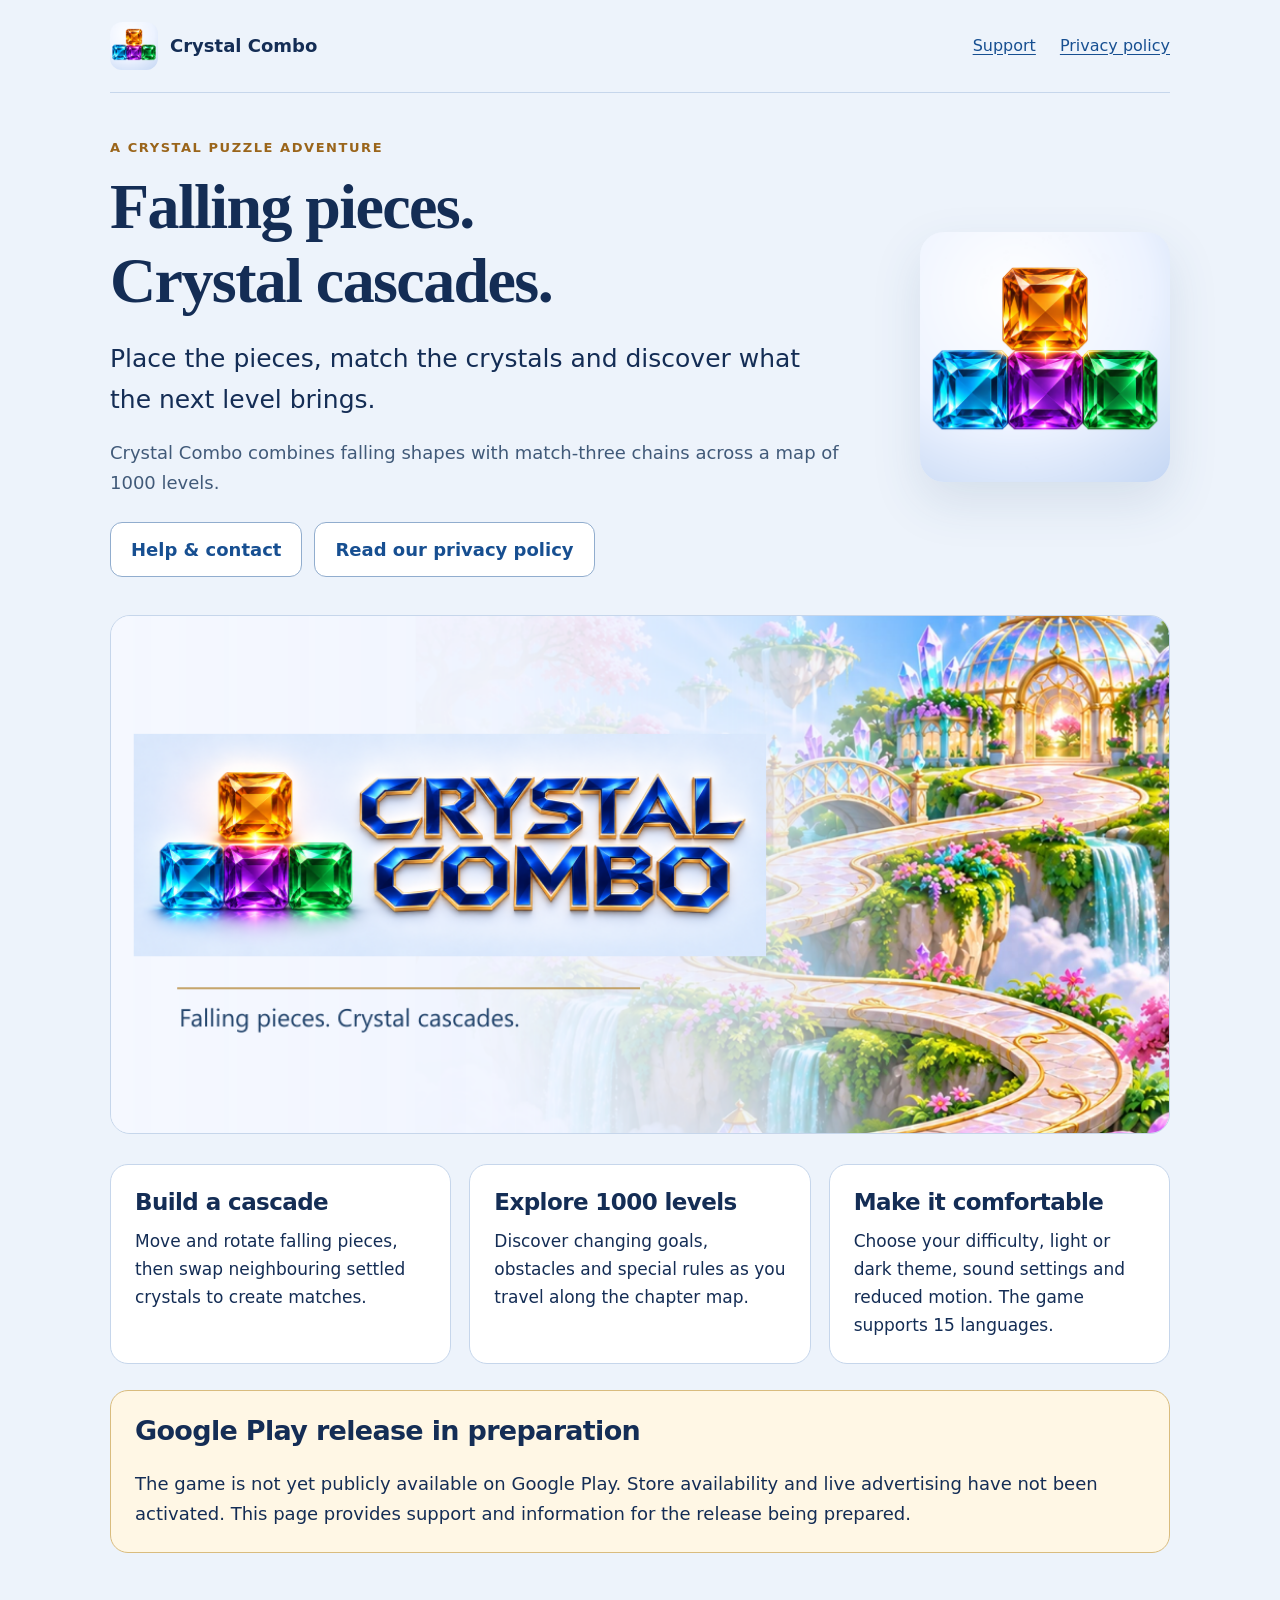
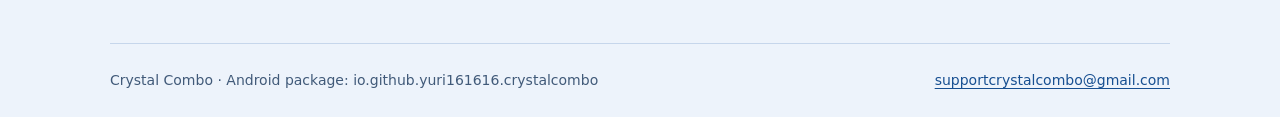
<file: index.html>
<!doctype html>
<html lang="en"><head><meta charset="utf-8"><meta name="viewport" content="width=device-width, initial-scale=1"><meta name="description" content="Crystal Combo: falling crystal pieces, match-three cascades and a journey through 1000 levels. Official support and privacy information."><title>Crystal Combo — Falling pieces. Crystal cascades.</title><link rel="canonical" href="https://yuri161616.github.io/"><link rel="stylesheet" href="site.css"><link rel="icon" href="assets/icon-512.png" type="image/png"></head>
<body><a class="skip" href="#content">Skip to content</a><header><a class="brand" href="index.html"><img src="assets/icon-512.png" alt="" width="48" height="48">Crystal Combo</a><nav aria-label="Main navigation"><a href="support.html">Support</a><a href="privacy.html">Privacy policy</a></nav></header>
<main id="content"><section class="hero"><div><p class="eyebrow">A crystal puzzle adventure</p><h1>Falling pieces.<br>Crystal cascades.</h1><p class="lead">Place the pieces, match the crystals and discover what the next level brings.</p><p class="muted">Crystal Combo combines falling shapes with match-three chains across a map of 1000 levels.</p><div class="links"><a class="button" href="support.html">Help &amp; contact</a><a class="button" href="privacy.html">Read our privacy policy</a></div></div><img class="hero-icon" src="assets/icon-512.png" alt="Four colourful faceted crystals forming a falling piece" width="512" height="512"></section>
<img class="feature" src="assets/feature-1024x500.png" alt="Crystal Combo artwork showing its crystal garden and a group of colourful crystal blocks" width="1024" height="500">
<section class="cards" aria-label="Game features"><article class="card"><h2>Build a cascade</h2><p>Move and rotate falling pieces, then swap neighbouring settled crystals to create matches.</p></article><article class="card"><h2>Explore 1000 levels</h2><p>Discover changing goals, obstacles and special rules as you travel along the chapter map.</p></article><article class="card"><h2>Make it comfortable</h2><p>Choose your difficulty, light or dark theme, sound settings and reduced motion. The game supports 15 languages.</p></article></section>
<section class="notice" aria-label="Release status"><h2 style="margin-top:0">Google Play release in preparation</h2><p>The game is not yet publicly available on Google Play. Store availability and live advertising have not been activated. This page provides support and information for the release being prepared.</p></section>
</main><footer><span>Crystal Combo · Android package: <bdi>io.github.yuri161616.crystalcombo</bdi></span><a href="mailto:supportcrystalcombo@gmail.com">supportcrystalcombo@gmail.com</a></footer></body></html>
</file>
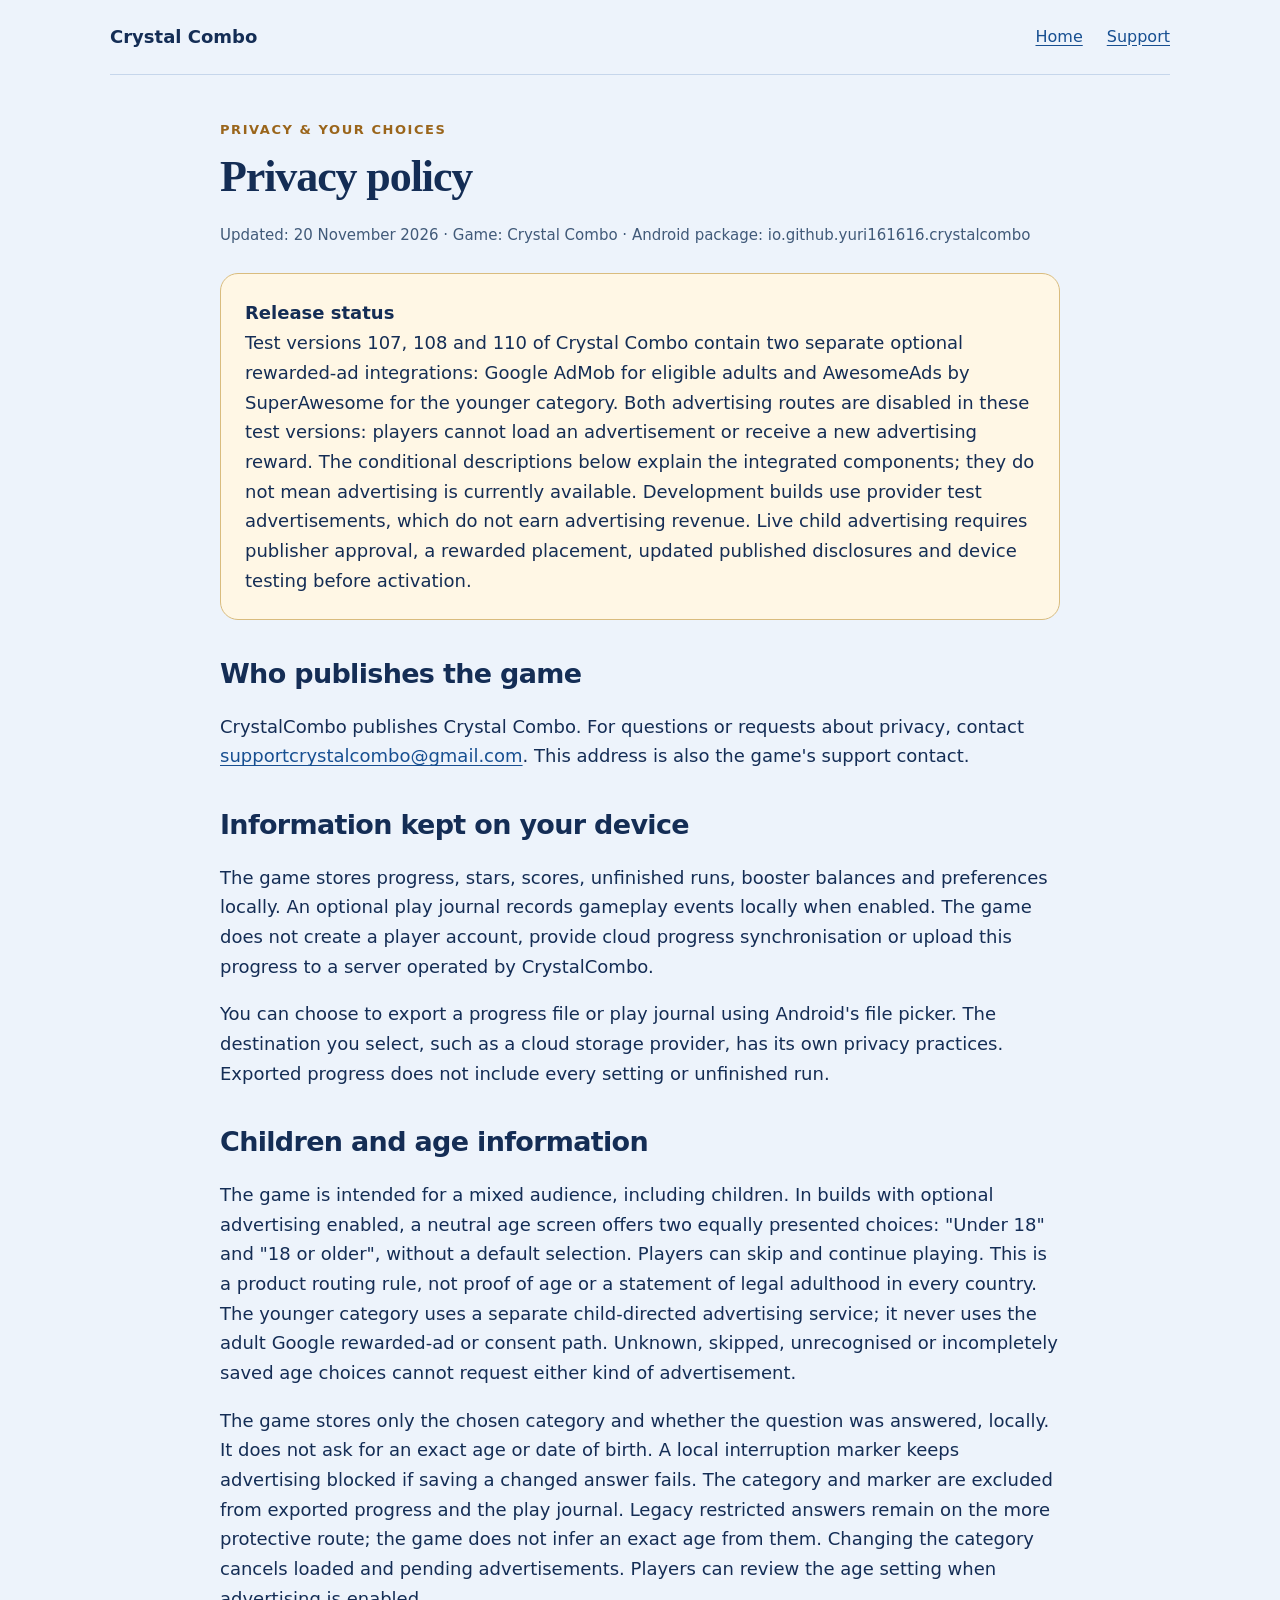
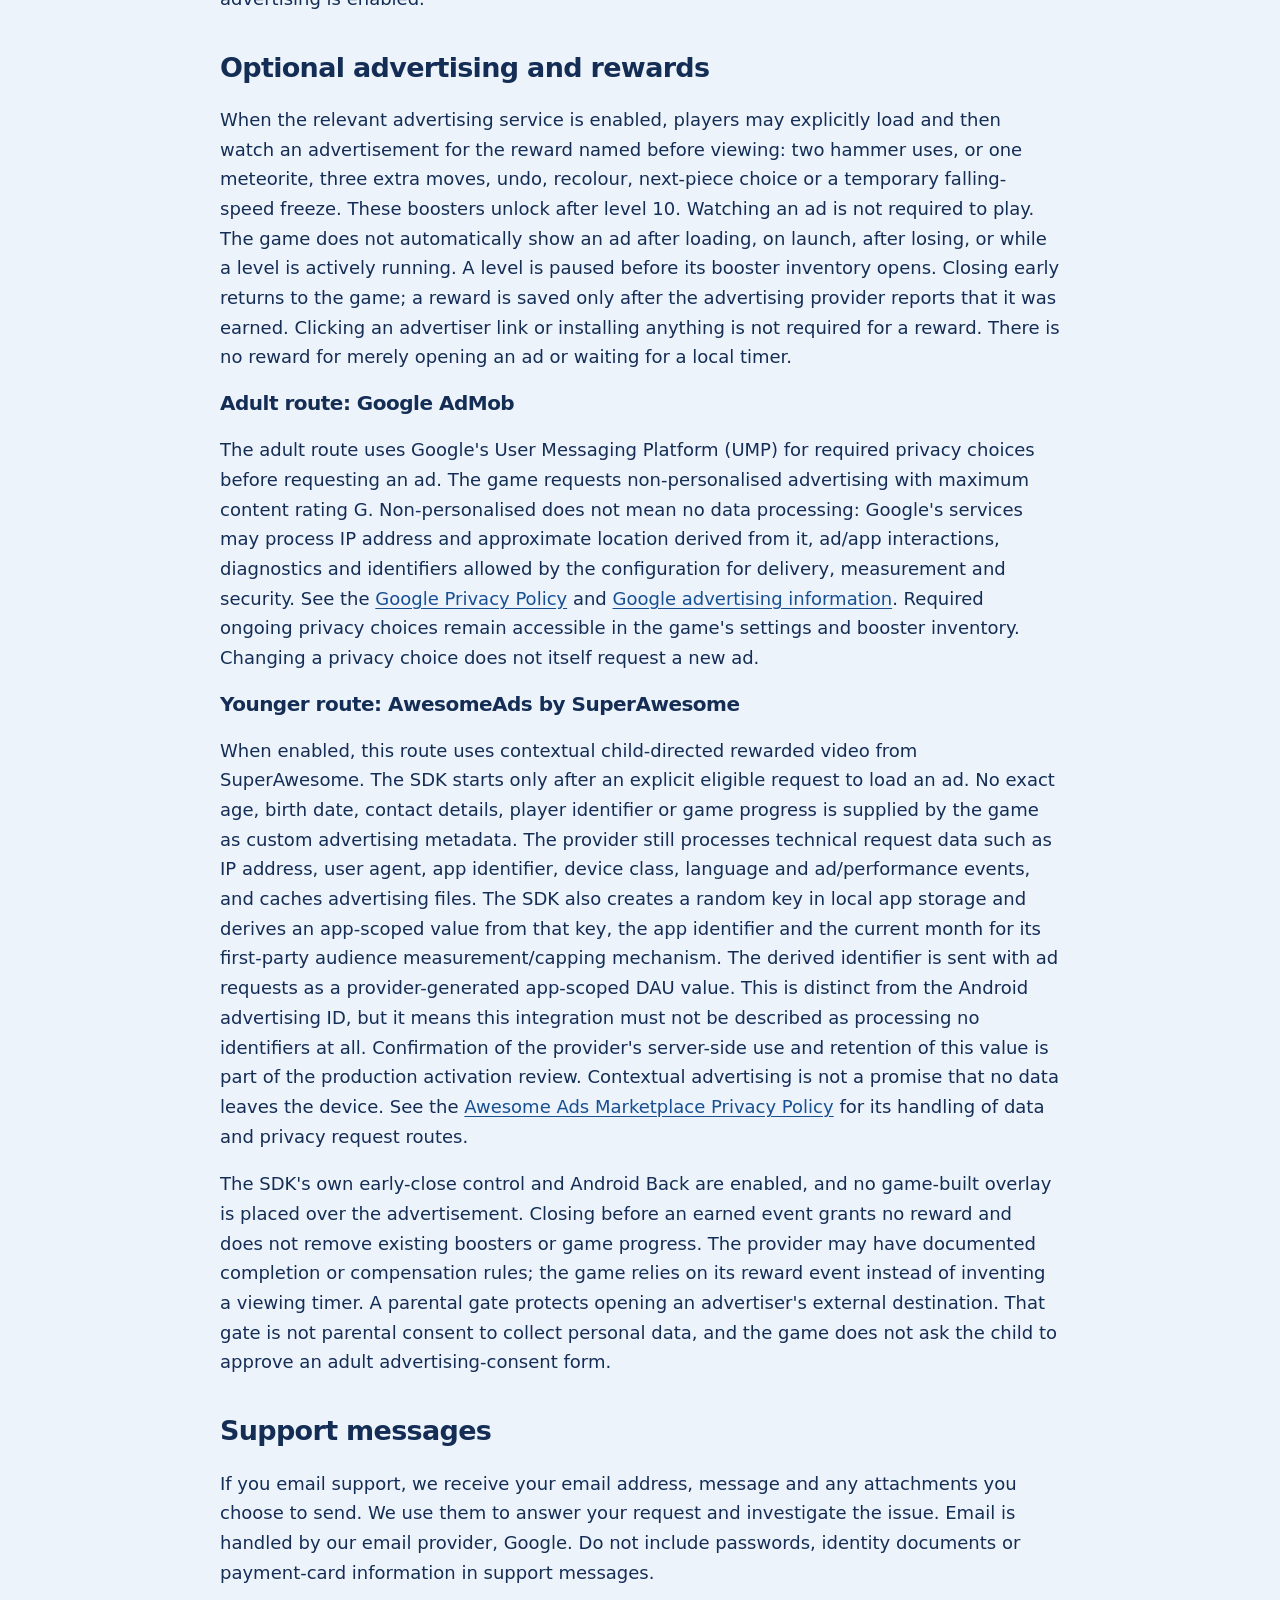
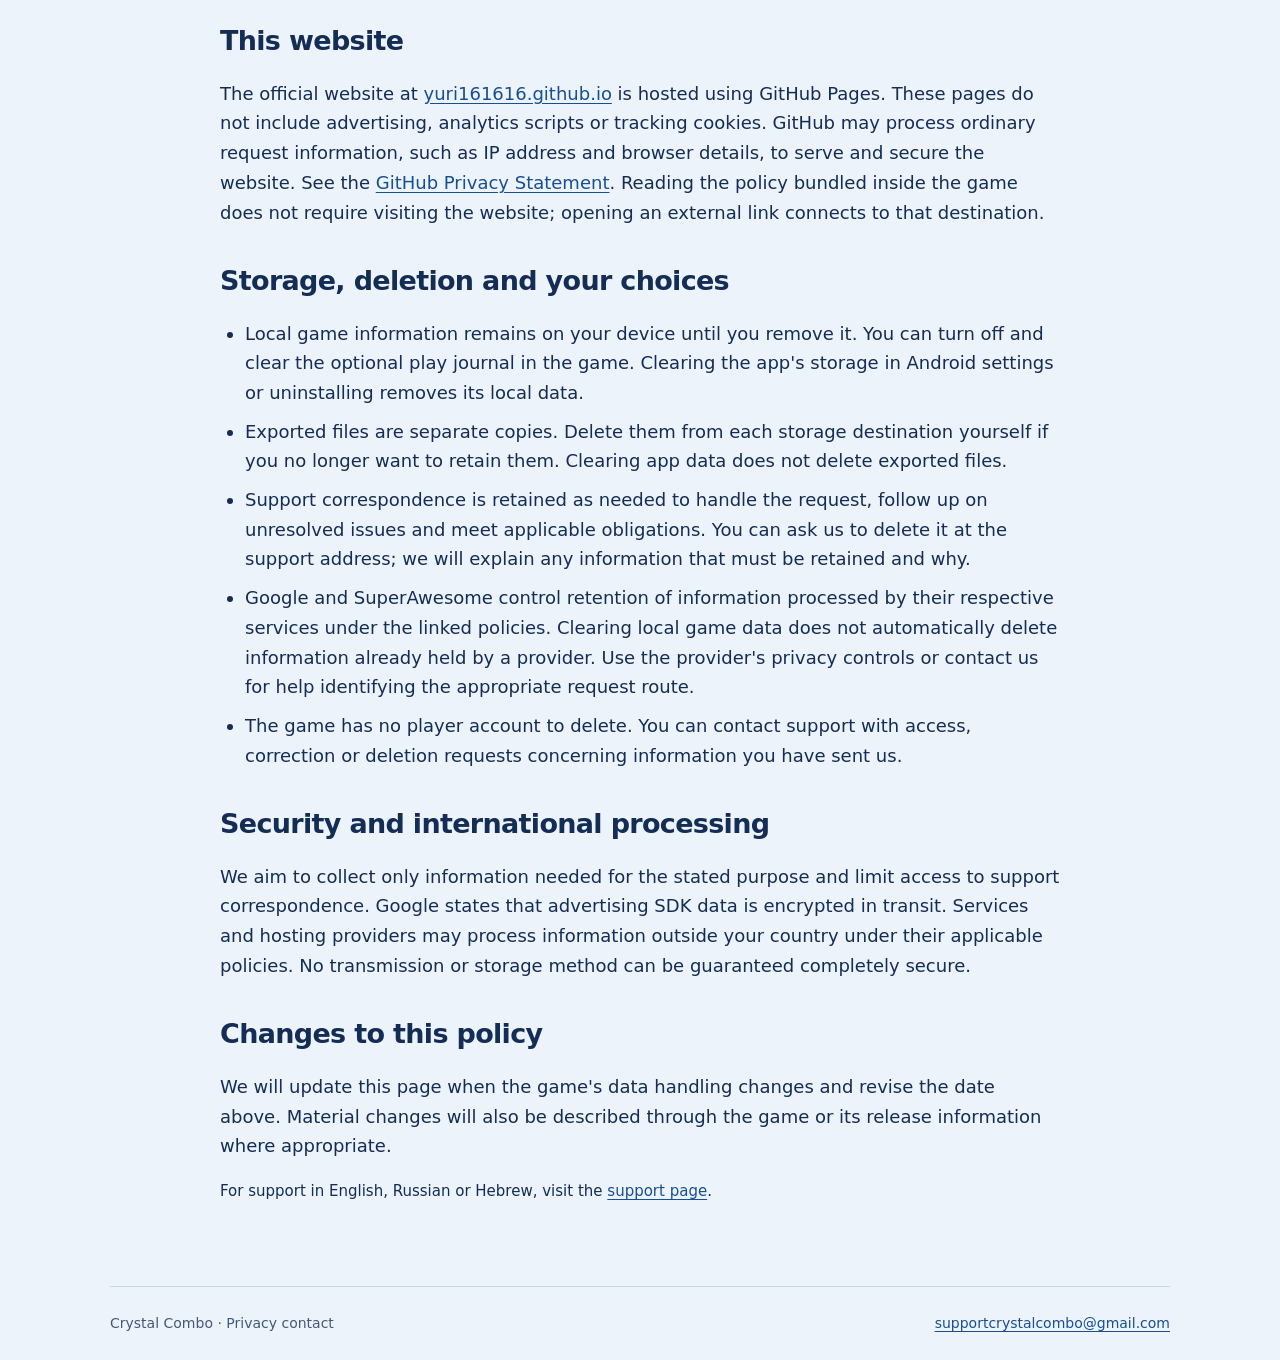
<file: privacy.html>
<!doctype html>
<html lang="en"><head><meta charset="utf-8"><meta name="viewport" content="width=device-width, initial-scale=1"><title>Privacy policy — Crystal Combo</title><link rel="canonical" href="https://yuri161616.github.io/privacy.html"><style>
:root{color-scheme:light;--ink:#142d55;--muted:#415a79;--line:#c6d6eb;--paper:#fff;--gold:#9a651b}
*{box-sizing:border-box}html{scroll-behavior:smooth}body{margin:0;background:#edf3fb;color:var(--ink);font:18px/1.65 system-ui,-apple-system,"Segoe UI",sans-serif}a{color:#174f91;text-underline-offset:.18em}a:hover{color:#7b4c10}a:focus-visible,button:focus-visible{outline:3px solid #9b6216;outline-offset:5px}header,main,footer{width:min(1060px,calc(100% - 40px));margin-inline:auto}header{display:flex;align-items:center;justify-content:space-between;gap:24px;padding-block:22px;border-bottom:1px solid var(--line)}.brand{display:flex;align-items:center;gap:12px;text-decoration:none;font-weight:750;color:var(--ink)}.brand img{width:48px;height:48px;border-radius:12px}nav{display:flex;gap:24px;flex-wrap:wrap;font-size:16px}main{padding-block:44px 64px}h1,h2,h3{line-height:1.15;letter-spacing:-.025em}h1{font-family:Georgia,serif;font-size:clamp(38px,6vw,64px);margin:0 0 20px}h2{font-size:27px;margin-top:38px}h3{font-size:20px}p{margin:0 0 18px}.lead{font-size:clamp(20px,2.3vw,25px);max-width:700px}.muted,.meta{color:var(--muted)}.meta{font-size:15px}.eyebrow{text-transform:uppercase;letter-spacing:.12em;color:var(--gold);font-size:13px;font-weight:750;margin-bottom:12px}.hero{display:grid;grid-template-columns:1fr 250px;align-items:center;gap:42px}.hero-icon{width:100%;height:auto;border-radius:24px;box-shadow:0 20px 50px #31548120}.feature{width:100%;height:auto;display:block;margin-top:38px;border-radius:20px;border:1px solid var(--line)}.cards{display:grid;grid-template-columns:repeat(3,minmax(0,1fr));gap:18px;margin-top:30px}.card,.notice{padding:24px;background:var(--paper);border:1px solid var(--line);border-radius:18px}.card h2{font-size:23px;margin:0 0 12px}.card p{font-size:17px;margin:0}.notice{background:#fff7e5;border-color:#d9bc7e;margin:26px 0}.notice p:last-child{margin:0}.policy{max-width:840px}.policy h1{font-size:44px}.policy ul{padding-inline-start:25px}.policy li{margin-block:9px}.links{display:flex;flex-wrap:wrap;gap:12px;margin-top:24px}.button{display:inline-block;padding:12px 20px;border:1px solid #91adce;border-radius:12px;background:#fff;font-weight:650;text-decoration:none}.language-section{border-top:1px solid var(--line);margin-top:40px;padding-top:10px;scroll-margin-top:20px}.address{font-style:normal;overflow-wrap:anywhere}.small{font-size:15px}footer{border-top:1px solid var(--line);padding-block:25px;color:var(--muted);font-size:14px;display:flex;justify-content:space-between;gap:20px;flex-wrap:wrap}.skip{position:absolute;left:-10000px;top:8px}.skip:focus{left:12px;background:white;padding:10px;z-index:2}@media(max-width:650px){body{font-size:17px}header{align-items:flex-start;flex-direction:column;gap:14px}header,main,footer{width:calc(100% - 32px)}main{padding-top:32px}.hero{grid-template-columns:1fr;gap:25px}.hero-icon{width:156px;grid-row:1}.cards{grid-template-columns:1fr}.policy h1{font-size:36px}nav{gap:18px}.notice,.card{padding:20px}}@media(prefers-reduced-motion:reduce){html{scroll-behavior:auto}}

</style></head><body><a class="skip" href="#content">Skip to content</a><header><a class="brand" href="https://yuri161616.github.io/">Crystal Combo</a><nav aria-label="Main navigation"><a href="https://yuri161616.github.io/">Home</a><a href="https://yuri161616.github.io/support.html">Support</a></nav></header>
<main id="content" class="policy"><p class="eyebrow">Privacy &amp; your choices</p><h1>Privacy policy</h1><p class="meta">Updated: 20 November 2026 · Game: Crystal Combo · Android package: <bdi>io.github.yuri161616.crystalcombo</bdi></p>
<aside class="notice"><strong>Release status</strong><p>Test versions 107, 108 and 110 of Crystal Combo contain two separate optional rewarded-ad integrations: Google AdMob for eligible adults and AwesomeAds by SuperAwesome for the younger category. Both advertising routes are disabled in these test versions: players cannot load an advertisement or receive a new advertising reward. The conditional descriptions below explain the integrated components; they do not mean advertising is currently available. Development builds use provider test advertisements, which do not earn advertising revenue. Live child advertising requires publisher approval, a rewarded placement, updated published disclosures and device testing before activation.</p></aside>
<h2>Who publishes the game</h2><p>CrystalCombo publishes Crystal Combo. For questions or requests about privacy, contact <a href="mailto:supportcrystalcombo@gmail.com">supportcrystalcombo@gmail.com</a>. This address is also the game's support contact.</p>
<h2>Information kept on your device</h2><p>The game stores progress, stars, scores, unfinished runs, booster balances and preferences locally. An optional play journal records gameplay events locally when enabled. The game does not create a player account, provide cloud progress synchronisation or upload this progress to a server operated by CrystalCombo.</p><p>You can choose to export a progress file or play journal using Android's file picker. The destination you select, such as a cloud storage provider, has its own privacy practices. Exported progress does not include every setting or unfinished run.</p>
<h2>Children and age information</h2><p>The game is intended for a mixed audience, including children. In builds with optional advertising enabled, a neutral age screen offers two equally presented choices: "Under 18" and "18 or older", without a default selection. Players can skip and continue playing. This is a product routing rule, not proof of age or a statement of legal adulthood in every country. The younger category uses a separate child-directed advertising service; it never uses the adult Google rewarded-ad or consent path. Unknown, skipped, unrecognised or incompletely saved age choices cannot request either kind of advertisement.</p><p>The game stores only the chosen category and whether the question was answered, locally. It does not ask for an exact age or date of birth. A local interruption marker keeps advertising blocked if saving a changed answer fails. The category and marker are excluded from exported progress and the play journal. Legacy restricted answers remain on the more protective route; the game does not infer an exact age from them. Changing the category cancels loaded and pending advertisements. Players can review the age setting when advertising is enabled.</p>
<h2>Optional advertising and rewards</h2><p>When the relevant advertising service is enabled, players may explicitly load and then watch an advertisement for the reward named before viewing: two hammer uses, or one meteorite, three extra moves, undo, recolour, next-piece choice or a temporary falling-speed freeze. These boosters unlock after level 10. Watching an ad is not required to play. The game does not automatically show an ad after loading, on launch, after losing, or while a level is actively running. A level is paused before its booster inventory opens. Closing early returns to the game; a reward is saved only after the advertising provider reports that it was earned. Clicking an advertiser link or installing anything is not required for a reward. There is no reward for merely opening an ad or waiting for a local timer.</p>
<h3>Adult route: Google AdMob</h3><p>The adult route uses Google's User Messaging Platform (UMP) for required privacy choices before requesting an ad. The game requests non-personalised advertising with maximum content rating G. Non-personalised does not mean no data processing: Google's services may process IP address and approximate location derived from it, ad/app interactions, diagnostics and identifiers allowed by the configuration for delivery, measurement and security. See the <a href="https://policies.google.com/privacy">Google Privacy Policy</a> and <a href="https://policies.google.com/technologies/ads">Google advertising information</a>. Required ongoing privacy choices remain accessible in the game's settings and booster inventory. Changing a privacy choice does not itself request a new ad.</p>
<h3>Younger route: AwesomeAds by SuperAwesome</h3><p>When enabled, this route uses contextual child-directed rewarded video from SuperAwesome. The SDK starts only after an explicit eligible request to load an ad. No exact age, birth date, contact details, player identifier or game progress is supplied by the game as custom advertising metadata. The provider still processes technical request data such as IP address, user agent, app identifier, device class, language and ad/performance events, and caches advertising files. The SDK also creates a random key in local app storage and derives an app-scoped value from that key, the app identifier and the current month for its first-party audience measurement/capping mechanism. The derived identifier is sent with ad requests as a provider-generated app-scoped DAU value. This is distinct from the Android advertising ID, but it means this integration must not be described as processing no identifiers at all. Confirmation of the provider's server-side use and retention of this value is part of the production activation review. Contextual advertising is not a promise that no data leaves the device. See the <a href="https://www.superawesome.com/privacy-hub/awesomeads-privacy-policy/">Awesome Ads Marketplace Privacy Policy</a> for its handling of data and privacy request routes.</p><p>The SDK's own early-close control and Android Back are enabled, and no game-built overlay is placed over the advertisement. Closing before an earned event grants no reward and does not remove existing boosters or game progress. The provider may have documented completion or compensation rules; the game relies on its reward event instead of inventing a viewing timer. A parental gate protects opening an advertiser's external destination. That gate is not parental consent to collect personal data, and the game does not ask the child to approve an adult advertising-consent form.</p>
<h2>Support messages</h2><p>If you email support, we receive your email address, message and any attachments you choose to send. We use them to answer your request and investigate the issue. Email is handled by our email provider, Google. Do not include passwords, identity documents or payment-card information in support messages.</p>
<h2>This website</h2><p>The official website at <a href="https://yuri161616.github.io/">yuri161616.github.io</a> is hosted using GitHub Pages. These pages do not include advertising, analytics scripts or tracking cookies. GitHub may process ordinary request information, such as IP address and browser details, to serve and secure the website. See the <a href="https://docs.github.com/en/site-policy/privacy-policies/github-general-privacy-statement">GitHub Privacy Statement</a>. Reading the policy bundled inside the game does not require visiting the website; opening an external link connects to that destination.</p>
<h2>Storage, deletion and your choices</h2><ul><li>Local game information remains on your device until you remove it. You can turn off and clear the optional play journal in the game. Clearing the app's storage in Android settings or uninstalling removes its local data.</li><li>Exported files are separate copies. Delete them from each storage destination yourself if you no longer want to retain them. Clearing app data does not delete exported files.</li><li>Support correspondence is retained as needed to handle the request, follow up on unresolved issues and meet applicable obligations. You can ask us to delete it at the support address; we will explain any information that must be retained and why.</li><li>Google and SuperAwesome control retention of information processed by their respective services under the linked policies. Clearing local game data does not automatically delete information already held by a provider. Use the provider's privacy controls or contact us for help identifying the appropriate request route.</li><li>The game has no player account to delete. You can contact support with access, correction or deletion requests concerning information you have sent us.</li></ul>
<h2>Security and international processing</h2><p>We aim to collect only information needed for the stated purpose and limit access to support correspondence. Google states that advertising SDK data is encrypted in transit. Services and hosting providers may process information outside your country under their applicable policies. No transmission or storage method can be guaranteed completely secure.</p>
<h2>Changes to this policy</h2><p>We will update this page when the game's data handling changes and revise the date above. Material changes will also be described through the game or its release information where appropriate.</p><p class="small">For support in English, Russian or Hebrew, visit the <a href="https://yuri161616.github.io/support.html">support page</a>.</p>
</main><footer><span>Crystal Combo · Privacy contact</span><a href="mailto:supportcrystalcombo@gmail.com">supportcrystalcombo@gmail.com</a></footer></body></html>
</file>
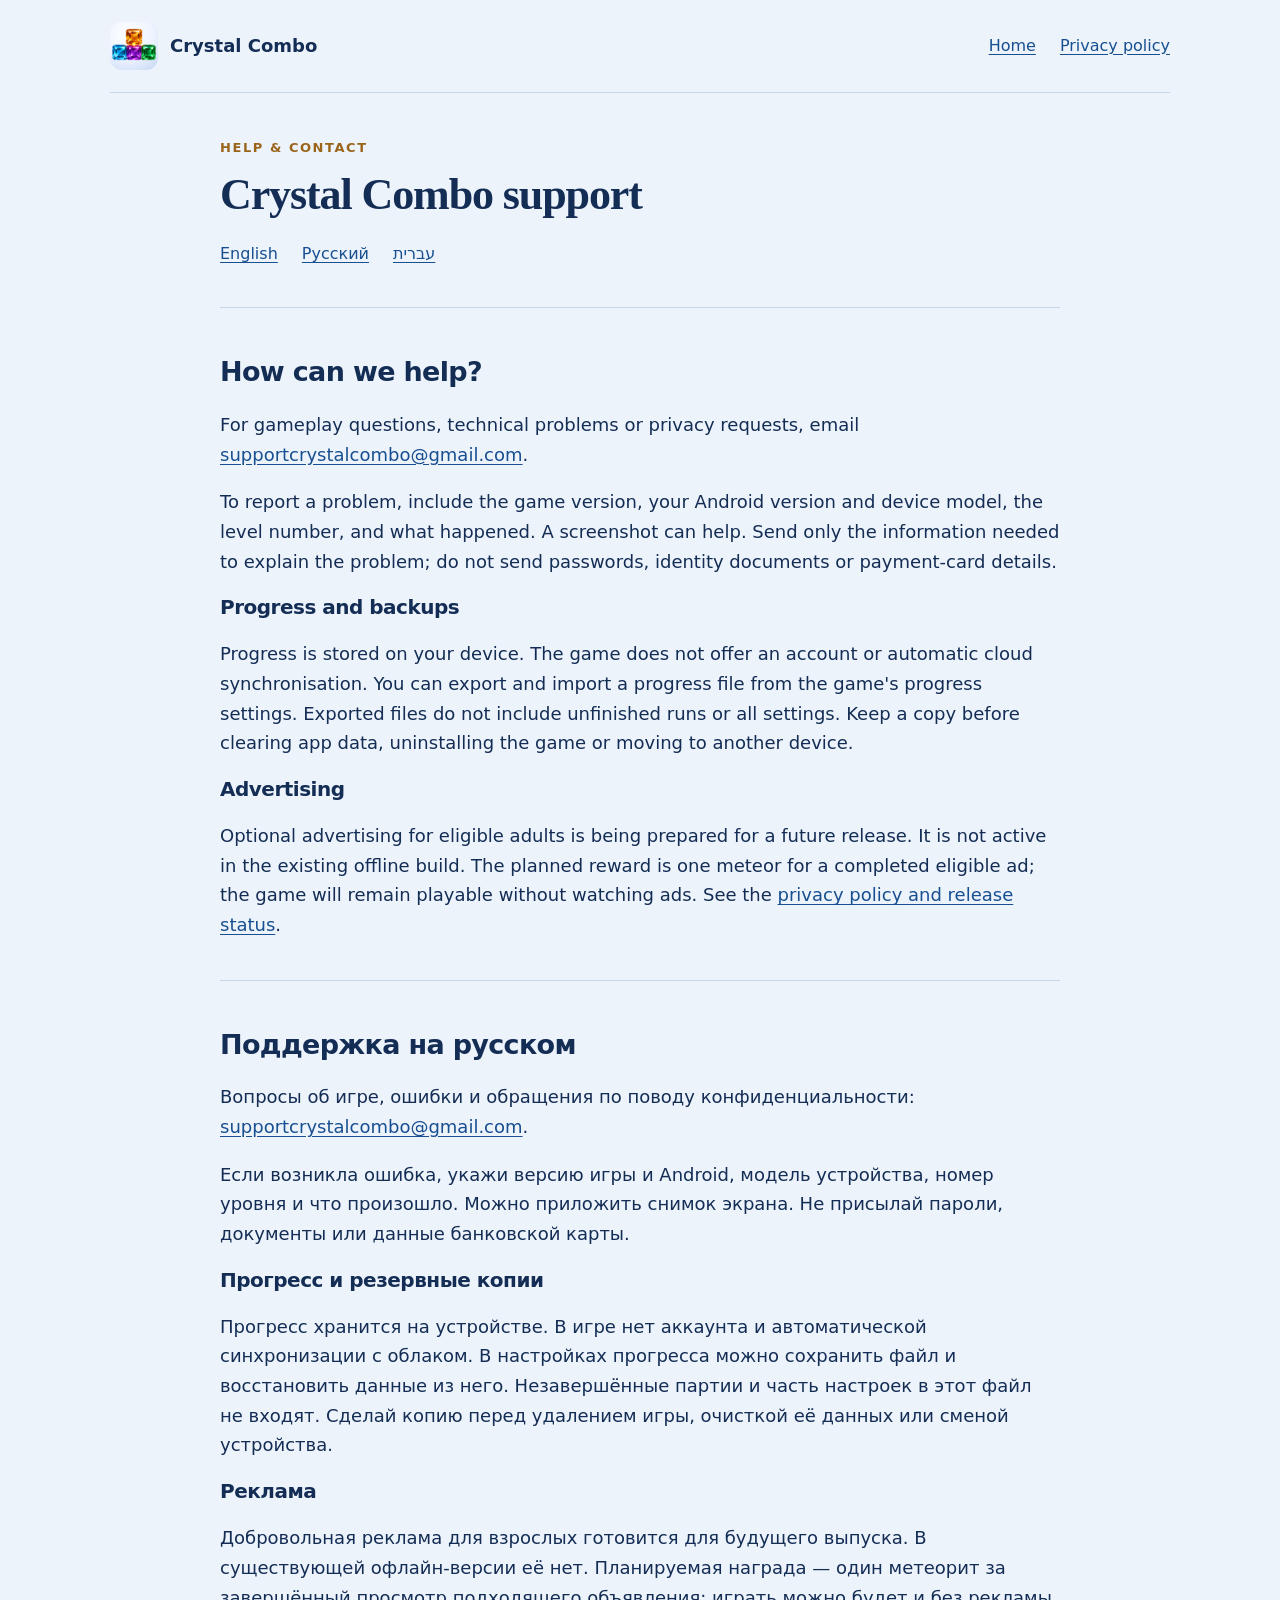
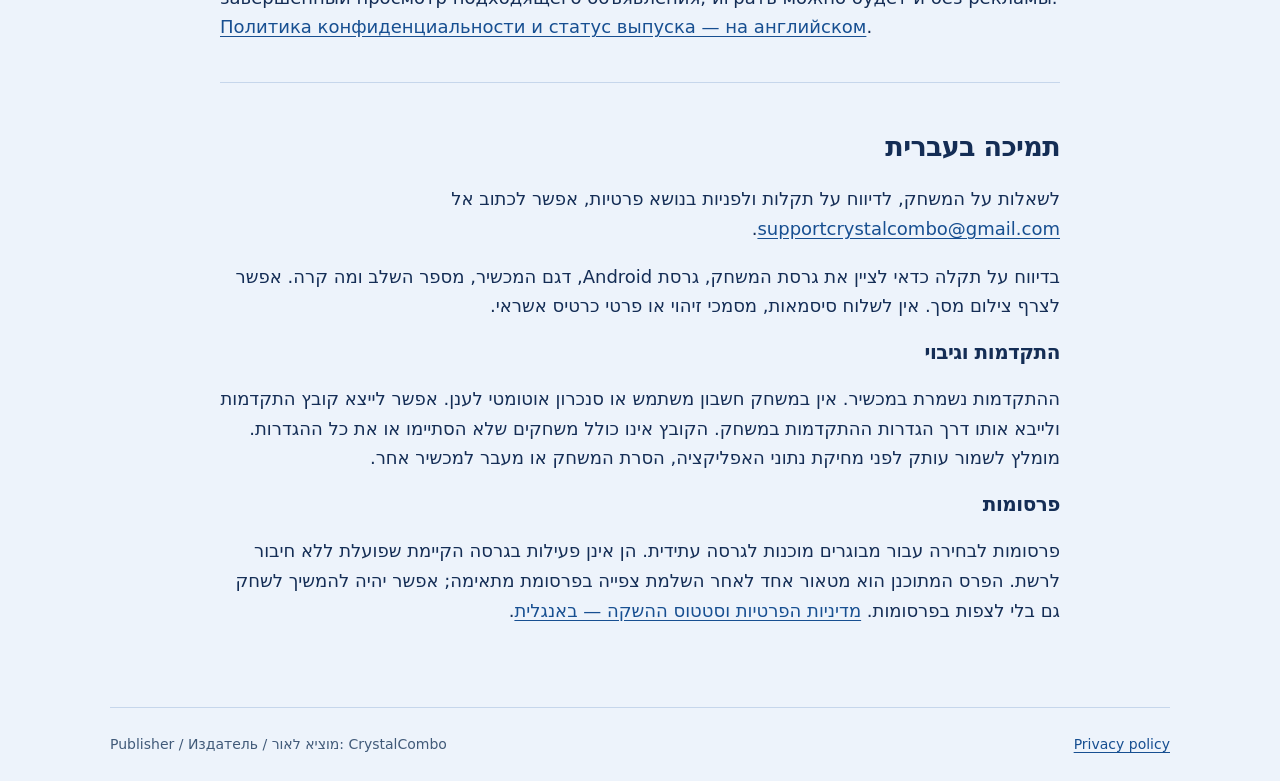
<file: support.html>
<!doctype html>
<html lang="en"><head><meta charset="utf-8"><meta name="viewport" content="width=device-width, initial-scale=1"><title>Support — Crystal Combo</title><link rel="canonical" href="https://yuri161616.github.io/support.html"><link rel="stylesheet" href="site.css"><link rel="icon" href="assets/icon-512.png" type="image/png"></head><body><a class="skip" href="#content">Skip to content</a><header><a class="brand" href="index.html"><img src="assets/icon-512.png" alt="" width="48" height="48">Crystal Combo</a><nav aria-label="Main navigation"><a href="index.html">Home</a><a href="privacy.html">Privacy policy</a></nav></header>
<main id="content" class="policy"><p class="eyebrow">Help &amp; contact</p><h1>Crystal Combo support</h1><nav aria-label="Support languages"><a href="#english" lang="en">English</a><a href="#russian" lang="ru">Русский</a><a href="#hebrew" lang="he" dir="rtl">עברית</a></nav>
<section id="english" class="language-section" lang="en"><h2>How can we help?</h2><p>For gameplay questions, technical problems or privacy requests, email <a href="mailto:supportcrystalcombo@gmail.com">supportcrystalcombo@gmail.com</a>.</p><p>To report a problem, include the game version, your Android version and device model, the level number, and what happened. A screenshot can help. Send only the information needed to explain the problem; do not send passwords, identity documents or payment-card details.</p><h3>Progress and backups</h3><p>Progress is stored on your device. The game does not offer an account or automatic cloud synchronisation. You can export and import a progress file from the game's progress settings. Exported files do not include unfinished runs or all settings. Keep a copy before clearing app data, uninstalling the game or moving to another device.</p><h3>Advertising</h3><p>Optional advertising for eligible adults is being prepared for a future release. It is not active in the existing offline build. The planned reward is one meteor for a completed eligible ad; the game will remain playable without watching ads. See the <a href="privacy.html">privacy policy and release status</a>.</p></section>
<section id="russian" class="language-section" lang="ru"><h2>Поддержка на русском</h2><p>Вопросы об игре, ошибки и обращения по поводу конфиденциальности: <a href="mailto:supportcrystalcombo@gmail.com">supportcrystalcombo@gmail.com</a>.</p><p>Если возникла ошибка, укажи версию игры и Android, модель устройства, номер уровня и что произошло. Можно приложить снимок экрана. Не присылай пароли, документы или данные банковской карты.</p><h3>Прогресс и резервные копии</h3><p>Прогресс хранится на устройстве. В игре нет аккаунта и автоматической синхронизации с облаком. В настройках прогресса можно сохранить файл и восстановить данные из него. Незавершённые партии и часть настроек в этот файл не входят. Сделай копию перед удалением игры, очисткой её данных или сменой устройства.</p><h3>Реклама</h3><p>Добровольная реклама для взрослых готовится для будущего выпуска. В существующей офлайн-версии её нет. Планируемая награда — один метеорит за завершённый просмотр подходящего объявления; играть можно будет и без рекламы. <a href="privacy.html">Политика конфиденциальности и статус выпуска — на английском</a>.</p></section>
<section id="hebrew" class="language-section" lang="he" dir="rtl"><h2>תמיכה בעברית</h2><p>לשאלות על המשחק, לדיווח על תקלות ולפניות בנושא פרטיות, אפשר לכתוב אל <a href="mailto:supportcrystalcombo@gmail.com" dir="ltr">supportcrystalcombo@gmail.com</a>.</p><p>בדיווח על תקלה כדאי לציין את גרסת המשחק, גרסת Android, דגם המכשיר, מספר השלב ומה קרה. אפשר לצרף צילום מסך. אין לשלוח סיסמאות, מסמכי זיהוי או פרטי כרטיס אשראי.</p><h3>התקדמות וגיבוי</h3><p>ההתקדמות נשמרת במכשיר. אין במשחק חשבון משתמש או סנכרון אוטומטי לענן. אפשר לייצא קובץ התקדמות ולייבא אותו דרך הגדרות ההתקדמות במשחק. הקובץ אינו כולל משחקים שלא הסתיימו או את כל ההגדרות. מומלץ לשמור עותק לפני מחיקת נתוני האפליקציה, הסרת המשחק או מעבר למכשיר אחר.</p><h3>פרסומות</h3><p>פרסומות לבחירה עבור מבוגרים מוכנות לגרסה עתידית. הן אינן פעילות בגרסה הקיימת שפועלת ללא חיבור לרשת. הפרס המתוכנן הוא מטאור אחד לאחר השלמת צפייה בפרסומת מתאימה; אפשר יהיה להמשיך לשחק גם בלי לצפות בפרסומות. <a href="privacy.html">מדיניות הפרטיות וסטטוס ההשקה — באנגלית</a>.</p></section>
</main><footer><span>Publisher / Издатель / מוציא לאור: CrystalCombo</span><a href="privacy.html">Privacy policy</a></footer></body></html>
</file>
<file: site.css>
:root{color-scheme:light;--ink:#142d55;--muted:#415a79;--line:#c6d6eb;--paper:#fff;--gold:#9a651b}
*{box-sizing:border-box}html{scroll-behavior:smooth}body{margin:0;background:#edf3fb;color:var(--ink);font:18px/1.65 system-ui,-apple-system,"Segoe UI",sans-serif}a{color:#174f91;text-underline-offset:.18em}a:hover{color:#7b4c10}a:focus-visible,button:focus-visible{outline:3px solid #9b6216;outline-offset:5px}header,main,footer{width:min(1060px,calc(100% - 40px));margin-inline:auto}header{display:flex;align-items:center;justify-content:space-between;gap:24px;padding-block:22px;border-bottom:1px solid var(--line)}.brand{display:flex;align-items:center;gap:12px;text-decoration:none;font-weight:750;color:var(--ink)}.brand img{width:48px;height:48px;border-radius:12px}nav{display:flex;gap:24px;flex-wrap:wrap;font-size:16px}main{padding-block:44px 64px}h1,h2,h3{line-height:1.15;letter-spacing:-.025em}h1{font-family:Georgia,serif;font-size:clamp(38px,6vw,64px);margin:0 0 20px}h2{font-size:27px;margin-top:38px}h3{font-size:20px}p{margin:0 0 18px}.lead{font-size:clamp(20px,2.3vw,25px);max-width:700px}.muted,.meta{color:var(--muted)}.meta{font-size:15px}.eyebrow{text-transform:uppercase;letter-spacing:.12em;color:var(--gold);font-size:13px;font-weight:750;margin-bottom:12px}.hero{display:grid;grid-template-columns:1fr 250px;align-items:center;gap:42px}.hero-icon{width:100%;height:auto;border-radius:24px;box-shadow:0 20px 50px #31548120}.feature{width:100%;height:auto;display:block;margin-top:38px;border-radius:20px;border:1px solid var(--line)}.cards{display:grid;grid-template-columns:repeat(3,minmax(0,1fr));gap:18px;margin-top:30px}.card,.notice{padding:24px;background:var(--paper);border:1px solid var(--line);border-radius:18px}.card h2{font-size:23px;margin:0 0 12px}.card p{font-size:17px;margin:0}.notice{background:#fff7e5;border-color:#d9bc7e;margin:26px 0}.notice p:last-child{margin:0}.policy{max-width:840px}.policy h1{font-size:44px}.policy ul{padding-inline-start:25px}.policy li{margin-block:9px}.links{display:flex;flex-wrap:wrap;gap:12px;margin-top:24px}.button{display:inline-block;padding:12px 20px;border:1px solid #91adce;border-radius:12px;background:#fff;font-weight:650;text-decoration:none}.language-section{border-top:1px solid var(--line);margin-top:40px;padding-top:10px;scroll-margin-top:20px}.address{font-style:normal;overflow-wrap:anywhere}.small{font-size:15px}footer{border-top:1px solid var(--line);padding-block:25px;color:var(--muted);font-size:14px;display:flex;justify-content:space-between;gap:20px;flex-wrap:wrap}.skip{position:absolute;left:-10000px;top:8px}.skip:focus{left:12px;background:white;padding:10px;z-index:2}@media(max-width:650px){body{font-size:17px}header{align-items:flex-start;flex-direction:column;gap:14px}header,main,footer{width:calc(100% - 32px)}main{padding-top:32px}.hero{grid-template-columns:1fr;gap:25px}.hero-icon{width:156px;grid-row:1}.cards{grid-template-columns:1fr}.policy h1{font-size:36px}nav{gap:18px}.notice,.card{padding:20px}}@media(prefers-reduced-motion:reduce){html{scroll-behavior:auto}}
</file>
